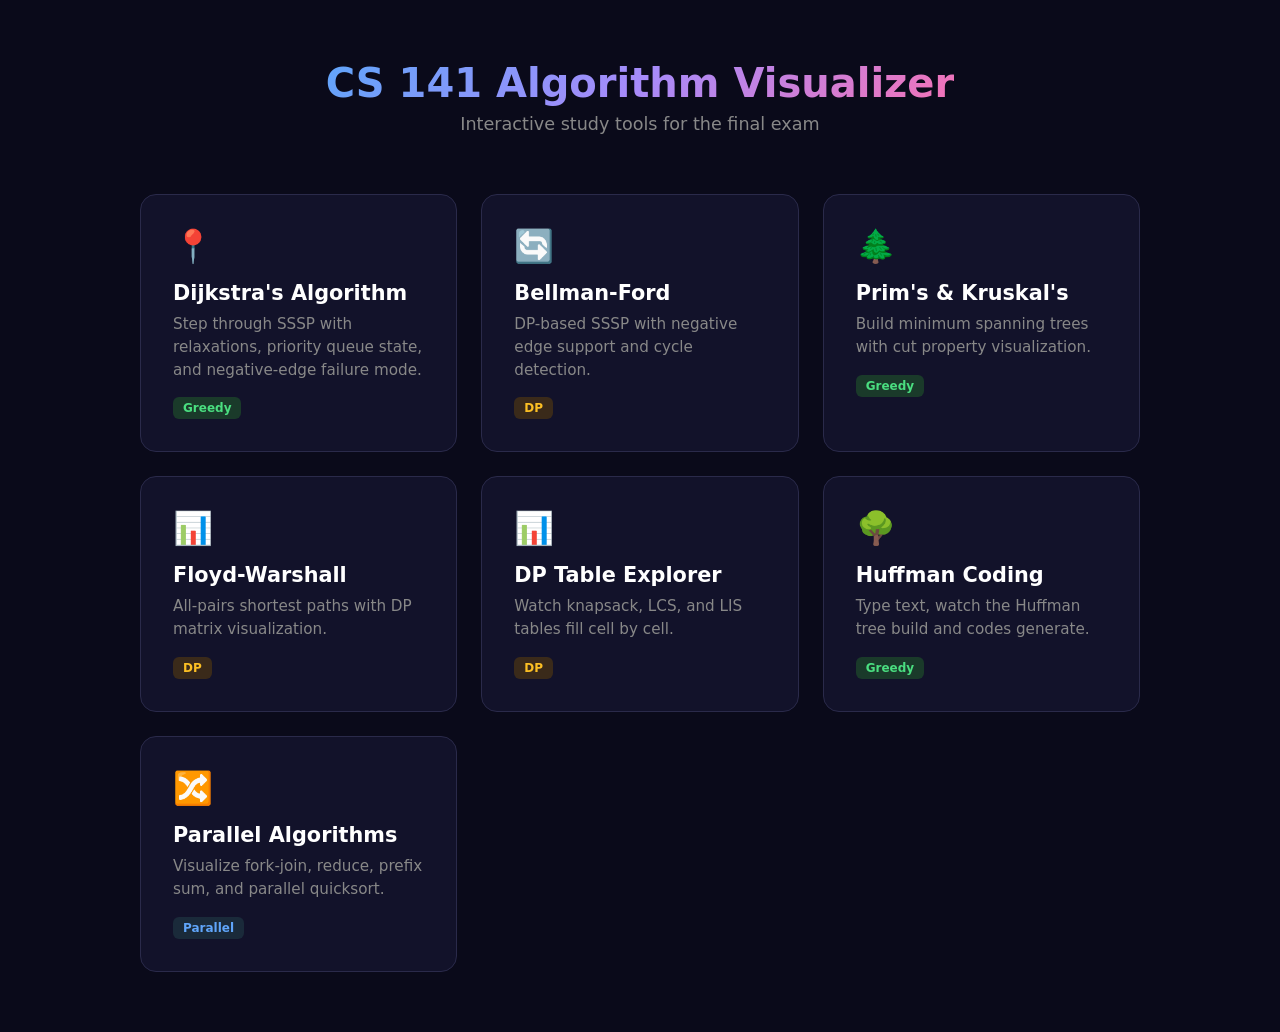
<file: index.html>
<!DOCTYPE html>
<html lang="en">
<head>
  <meta charset="UTF-8">
  <meta name="viewport" content="width=device-width, initial-scale=1.0">
  <title>CS 141 Algorithm Visualizer</title>
  <style>
    * { margin: 0; padding: 0; box-sizing: border-box; }
    body {
      font-family: 'Segoe UI', system-ui, -apple-system, sans-serif;
      background: #0a0a1a;
      color: #e0e0e0;
      min-height: 100vh;
      display: flex;
      flex-direction: column;
      align-items: center;
      padding: 60px 20px;
    }
    h1 {
      font-size: 2.5rem;
      background: linear-gradient(135deg, #60a5fa, #a78bfa, #f472b6);
      -webkit-background-clip: text;
      -webkit-text-fill-color: transparent;
      margin-bottom: 8px;
    }
    .subtitle {
      color: #888;
      font-size: 1.1rem;
      margin-bottom: 60px;
    }
    .grid {
      display: grid;
      grid-template-columns: repeat(auto-fit, minmax(300px, 1fr));
      gap: 24px;
      max-width: 1000px;
      width: 100%;
    }
    .card {
      background: #12122a;
      border: 1px solid #2a2a4a;
      border-radius: 16px;
      padding: 32px;
      transition: all 0.3s ease;
      cursor: pointer;
      text-decoration: none;
      color: inherit;
      position: relative;
      overflow: hidden;
    }
    .card:hover {
      border-color: #60a5fa;
      transform: translateY(-4px);
      box-shadow: 0 8px 32px rgba(96, 165, 250, 0.15);
    }
    .card-icon {
      font-size: 2rem;
      margin-bottom: 16px;
    }
    .card h2 {
      font-size: 1.3rem;
      margin-bottom: 8px;
      color: #fff;
    }
    .card p {
      color: #888;
      font-size: 0.95rem;
      line-height: 1.5;
    }
    .tag {
      display: inline-block;
      padding: 4px 10px;
      border-radius: 6px;
      font-size: 0.75rem;
      font-weight: 600;
      margin-top: 16px;
    }
    .tag.greedy { background: #1a3a2a; color: #4ade80; }
    .tag.dp { background: #3a2a1a; color: #fbbf24; }
    .tag.dc { background: #2a1a3a; color: #c084fc; }
    .tag.parallel { background: #1a2a3a; color: #60a5fa; }
  </style>
</head>
<body>
  <h1>CS 141 Algorithm Visualizer</h1>
  <p class="subtitle">Interactive study tools for the final exam</p>

  <div class="grid">
    <a href="dijkstra/" class="card">
      <div class="card-icon">&#x1F4CD;</div>
      <h2>Dijkstra's Algorithm</h2>
      <p>Step through SSSP with relaxations, priority queue state, and negative-edge failure mode.</p>
      <span class="tag greedy">Greedy</span>
    </a>

    <a href="bellman-ford/" class="card">
      <div class="card-icon">&#x1F504;</div>
      <h2>Bellman-Ford</h2>
      <p>DP-based SSSP with negative edge support and cycle detection.</p>
      <span class="tag dp">DP</span>
    </a>

    <a href="mst/" class="card">
      <div class="card-icon">&#x1F332;</div>
      <h2>Prim's &amp; Kruskal's</h2>
      <p>Build minimum spanning trees with cut property visualization.</p>
      <span class="tag greedy">Greedy</span>
    </a>

    <a href="floyd-warshall/" class="card">
      <div class="card-icon">&#x1F4CA;</div>
      <h2>Floyd-Warshall</h2>
      <p>All-pairs shortest paths with DP matrix visualization.</p>
      <span class="tag dp">DP</span>
    </a>

    <a href="dp/" class="card">
      <div class="card-icon">&#x1F4CA;</div>
      <h2>DP Table Explorer</h2>
      <p>Watch knapsack, LCS, and LIS tables fill cell by cell.</p>
      <span class="tag dp">DP</span>
    </a>

    <a href="huffman/" class="card">
      <div class="card-icon">&#x1F333;</div>
      <h2>Huffman Coding</h2>
      <p>Type text, watch the Huffman tree build and codes generate.</p>
      <span class="tag greedy">Greedy</span>
    </a>

    <a href="parallel/" class="card">
      <div class="card-icon">&#x1F500;</div>
      <h2>Parallel Algorithms</h2>
      <p>Visualize fork-join, reduce, prefix sum, and parallel quicksort.</p>
      <span class="tag parallel">Parallel</span>
    </a>
  </div>
</body>
</html>
</file>
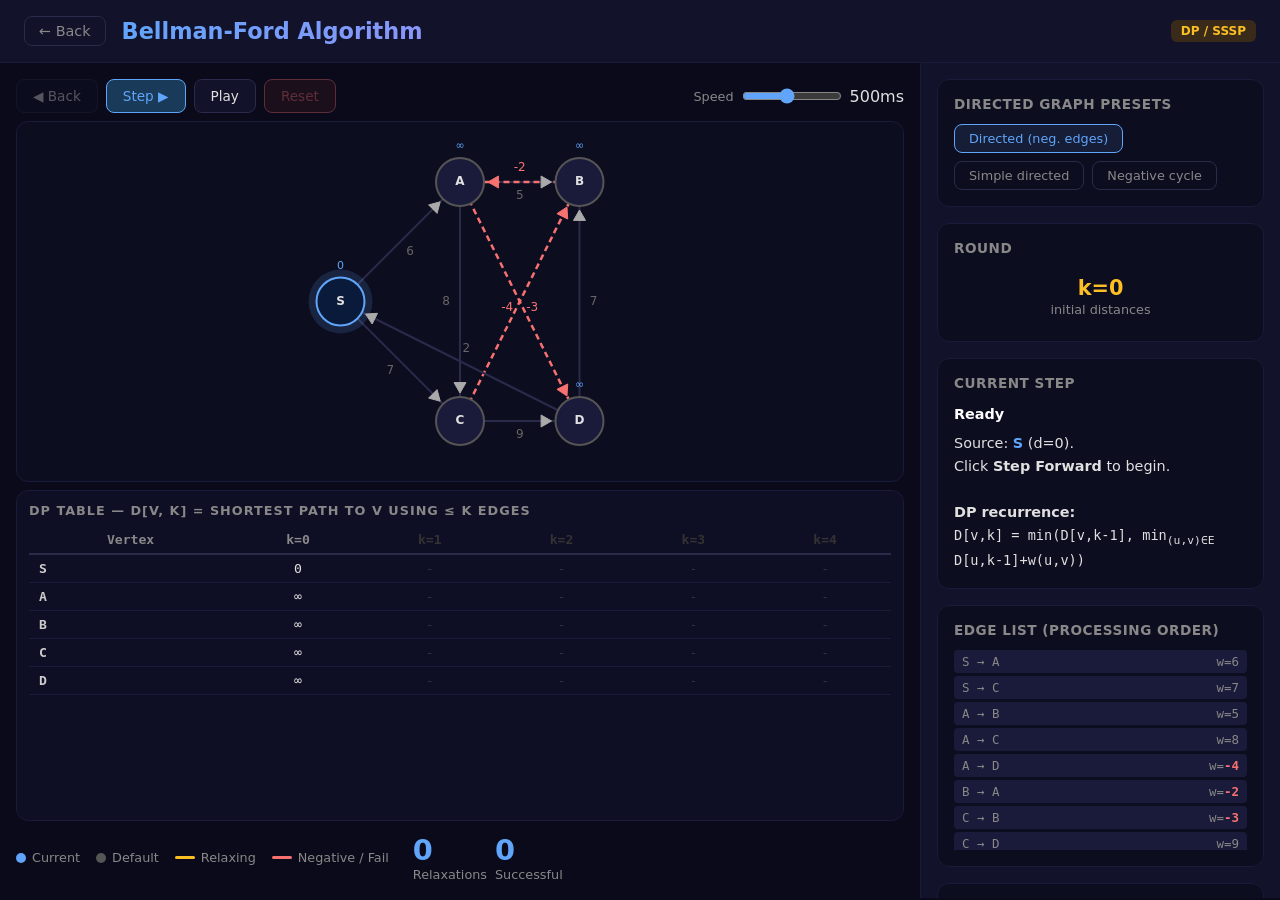
<file: bellman-ford/index.html>
<!DOCTYPE html>
<html lang="en">
<head>
  <meta charset="UTF-8">
  <meta name="viewport" content="width=device-width, initial-scale=1.0">
  <title>Bellman-Ford Algorithm — CS 141 Visualizer</title>
  <link rel="stylesheet" href="../shared/style.css">
  <style>
    /* BF-specific: split left area into graph (top) and DP table (bottom) */
    .graph-area {
      display: flex;
      flex-direction: column;
      gap: 8px;
    }
    .graph-area canvas {
      flex: 0 0 45%;
      min-height: 200px;
    }
    .dp-table-area {
      flex: 1;
      overflow: auto;
      background: #0e0e24;
      border: 1px solid #1a1a3a;
      border-radius: 12px;
      padding: 12px;
    }
    .dp-table-area h4 {
      color: #888;
      font-size: 0.8rem;
      text-transform: uppercase;
      letter-spacing: 1px;
      margin-bottom: 8px;
    }

    /* DP Table styling */
    .bf-dp-table {
      width: 100%;
      border-collapse: collapse;
      font-family: 'SF Mono', 'Fira Code', monospace;
      font-size: 0.82rem;
    }
    .bf-dp-table th {
      padding: 6px 10px;
      text-align: center;
      color: #888;
      font-weight: 600;
      border-bottom: 2px solid #2a2a4a;
      position: sticky;
      top: 0;
      background: #0e0e24;
    }
    .bf-dp-table th.round-header {
      color: #fbbf24;
    }
    .bf-dp-table td {
      padding: 6px 10px;
      text-align: center;
      border-bottom: 1px solid #1a1a3a;
      transition: all 0.3s;
    }
    .bf-dp-table td.current-round {
      background: #1e3a5f;
      color: #60a5fa;
      font-weight: 700;
    }
    .bf-dp-table td.updated {
      background: #1a3a1a;
      color: #4ade80;
      font-weight: 700;
    }
    .bf-dp-table td.computing {
      background: #3a3a1a;
      color: #fbbf24;
      font-weight: 700;
    }
    .bf-dp-table td.future {
      color: #333;
    }
    .bf-dp-table td.vertex-label {
      color: #ccc;
      font-weight: 600;
      text-align: left;
      background: #0e0e24;
      position: sticky;
      left: 0;
    }

    /* Edge list */
    .edge-list {
      display: flex;
      flex-direction: column;
      gap: 3px;
      max-height: 200px;
      overflow-y: auto;
    }
    .edge-item {
      font-family: 'SF Mono', 'Fira Code', monospace;
      font-size: 0.78rem;
      padding: 4px 8px;
      border-radius: 4px;
      background: #1a1a3a;
      color: #888;
      display: flex;
      justify-content: space-between;
    }
    .edge-item.active-edge {
      background: #1e3a5f;
      color: #60a5fa;
      border: 1px solid #60a5fa;
    }
    .edge-item.success-edge {
      background: #1a3a1a;
      color: #4ade80;
      border: 1px solid #4ade80;
    }
    .edge-item.fail-edge {
      background: #2a1a1a;
      color: #f87171;
    }
    .edge-item .neg-weight {
      color: #f87171;
      font-weight: 700;
    }

    /* Round badge */
    #roundDisplay {
      font-size: 1.3rem;
      font-weight: 700;
      color: #fbbf24;
      text-align: center;
      padding: 8px 0;
    }
    #roundDisplay .sub {
      font-size: 0.8rem;
      font-weight: 400;
      color: #888;
      display: block;
      margin-top: 2px;
    }
  </style>
</head>
<body>

<!-- Header -->
<div class="header">
  <a href="../index.html" class="back-btn">&#8592; Back</a>
  <h1>Bellman-Ford Algorithm</h1>
  <span class="tag dp">DP / SSSP</span>
</div>

<!-- Main Grid -->
<div class="main">
  <!-- Left: Graph + DP Table -->
  <div class="graph-area">
    <!-- Controls -->
    <div class="controls">
      <button class="btn" id="backBtn" disabled>&#9664; Back</button>
      <button class="btn primary" id="stepBtn">Step &#9654;</button>
      <button class="btn" id="autoBtn">Play</button>
      <button class="btn danger" id="resetBtn">Reset</button>
      <div class="speed-control">
        <label>Speed</label>
        <input type="range" id="speedSlider" min="100" max="1000" value="500" step="50">
        <span id="speedLabel">500ms</span>
      </div>
    </div>

    <!-- Graph Canvas (directed, with arrows) -->
    <canvas id="graphCanvas"></canvas>

    <!-- DP Table: D[v, k] -->
    <div class="dp-table-area">
      <h4>DP Table &mdash; D[v, k] = shortest path to v using &le; k edges</h4>
      <div id="dpTableContainer" style="overflow-x:auto;"></div>
    </div>

    <!-- Legend & Stats -->
    <div style="display:flex; gap:24px; align-items:center; flex-wrap:wrap; padding-top:4px;">
      <div class="legend">
        <div class="legend-item"><div class="legend-dot" style="background:#60a5fa"></div> Current</div>
        <div class="legend-item"><div class="legend-dot" style="background:#555"></div> Default</div>
        <div class="legend-item"><div class="legend-line" style="background:#fbbf24"></div> Relaxing</div>
        <div class="legend-item"><div class="legend-line" style="background:#f87171"></div> Negative / Fail</div>
      </div>
      <div class="relax-counter">
        <div><div class="count" id="relaxCount">0</div><div class="label">Relaxations</div></div>
        <div><div class="count" id="successCount">0</div><div class="label">Successful</div></div>
      </div>
    </div>
  </div>

  <!-- Sidebar -->
  <div class="sidebar">
    <!-- Presets -->
    <div class="sidebar-section">
      <h3>Directed Graph Presets</h3>
      <div class="preset-btns" id="presetBtns"></div>
    </div>

    <!-- Round -->
    <div class="sidebar-section">
      <h3>Round</h3>
      <div id="roundDisplay">--<span class="sub">initializing</span></div>
    </div>

    <!-- Step Info -->
    <div class="sidebar-section">
      <h3>Current Step</h3>
      <div class="step-info" id="stepInfo"></div>
    </div>

    <!-- Edge List (processing order) -->
    <div class="sidebar-section">
      <h3>Edge List (processing order)</h3>
      <div class="edge-list" id="edgeList"></div>
    </div>

    <!-- Pseudocode -->
    <div class="sidebar-section">
      <h3>Pseudocode</h3>
      <div class="pseudocode" id="pseudocode">
        <div class="line" data-line="0">BellmanFord(G, s):</div>
        <div class="line" data-line="1">  for each v: d[v] = INF</div>
        <div class="line" data-line="2">  d[s] = 0</div>
        <div class="line" data-line="3">  for k = 1 to n-1:</div>
        <div class="line" data-line="4">    for each edge (u,v,w) in E:</div>
        <div class="line" data-line="5">      if d[u]+w &lt; d[v]:</div>
        <div class="line" data-line="6">        d[v] = d[u]+w</div>
        <div class="line" data-line="7">        parent[v] = u</div>
        <div class="line" data-line="8">  // Negative cycle check</div>
        <div class="line" data-line="9">  for each edge (u,v,w) in E:</div>
        <div class="line" data-line="10">    if d[u]+w &lt; d[v]: CYCLE!</div>
        <div class="line" data-line="11">  return d[], parent[]</div>
      </div>
    </div>
  </div>
</div>

<!-- Scripts -->
<script src="../shared/graph-presets.js"></script>
<script src="../shared/graph-renderer.js"></script>
<script src="../shared/controls.js"></script>
<script src="algo.js"></script>
<script src="ui.js"></script>
</body>
</html>
</file>
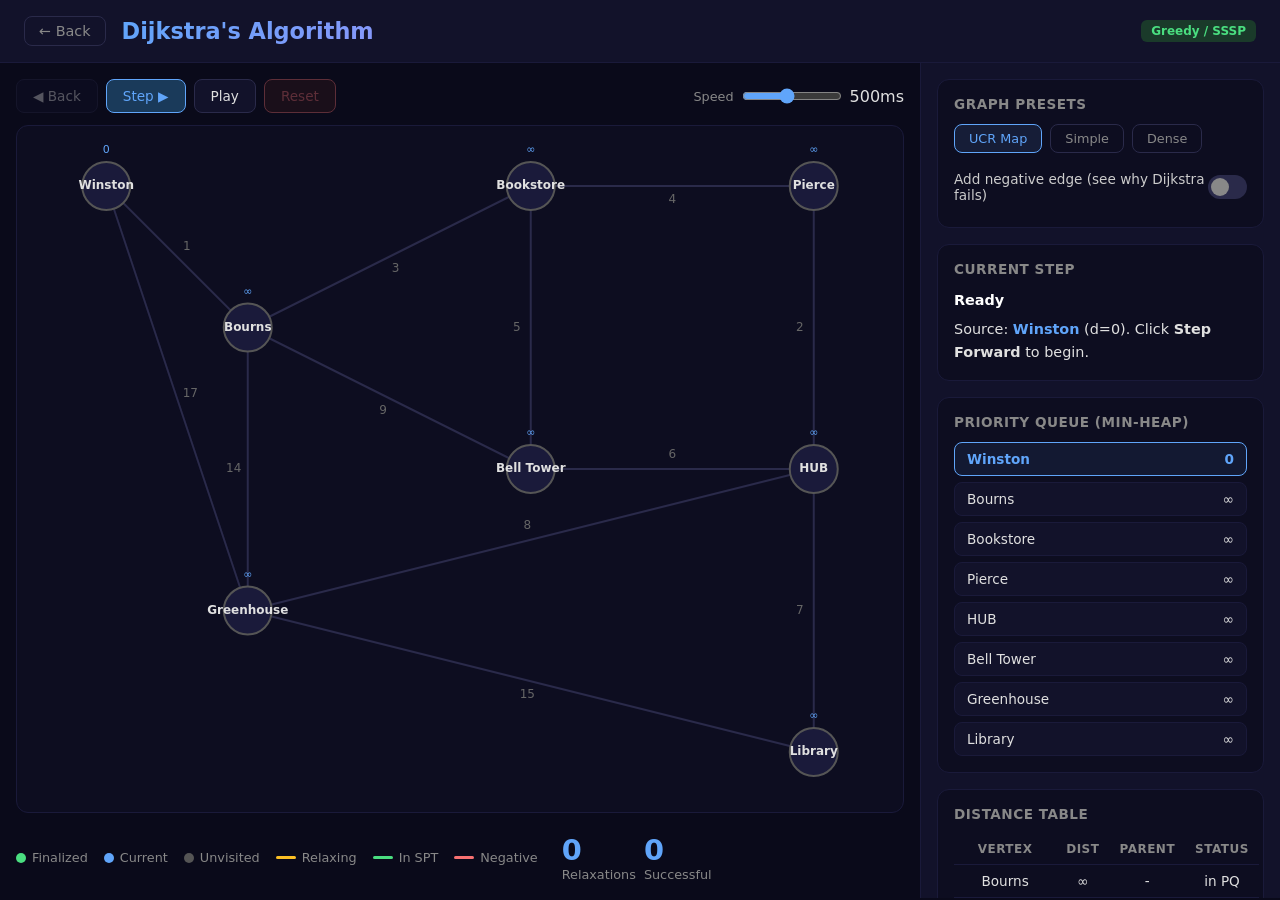
<file: dijkstra/index.html>
<!DOCTYPE html>
<html lang="en">
<head>
  <meta charset="UTF-8">
  <meta name="viewport" content="width=device-width, initial-scale=1.0">
  <title>Dijkstra's Algorithm — CS 141 Visualizer</title>
  <link rel="stylesheet" href="../shared/style.css">
</head>
<body>

<!-- Header -->
<div class="header">
  <a href="../index.html" class="back-btn">&#8592; Back</a>
  <h1>Dijkstra's Algorithm</h1>
  <span class="tag greedy">Greedy / SSSP</span>
</div>

<!-- Main Grid -->
<div class="main">
  <!-- Graph Area (left) -->
  <div class="graph-area">
    <!-- Controls -->
    <div class="controls">
      <button class="btn" id="backBtn" disabled>&#9664; Back</button>
      <button class="btn primary" id="stepBtn">Step &#9654;</button>
      <button class="btn" id="autoBtn">Play</button>
      <button class="btn danger" id="resetBtn">Reset</button>
      <div class="speed-control">
        <label>Speed</label>
        <input type="range" id="speedSlider" min="100" max="1000" value="500" step="50">
        <span id="speedLabel">500ms</span>
      </div>
    </div>

    <!-- Canvas -->
    <canvas id="graphCanvas"></canvas>

    <!-- Legend & Stats -->
    <div style="display:flex; gap:24px; align-items:center; flex-wrap:wrap; padding-top:8px;">
      <div class="legend">
        <div class="legend-item"><div class="legend-dot" style="background:#4ade80"></div> Finalized</div>
        <div class="legend-item"><div class="legend-dot" style="background:#60a5fa"></div> Current</div>
        <div class="legend-item"><div class="legend-dot" style="background:#555"></div> Unvisited</div>
        <div class="legend-item"><div class="legend-line" style="background:#fbbf24"></div> Relaxing</div>
        <div class="legend-item"><div class="legend-line" style="background:#4ade80"></div> In SPT</div>
        <div class="legend-item"><div class="legend-line" style="background:#f87171"></div> Negative</div>
      </div>
      <div class="relax-counter">
        <div><div class="count" id="relaxCount">0</div><div class="label">Relaxations</div></div>
        <div><div class="count" id="successCount">0</div><div class="label">Successful</div></div>
      </div>
    </div>
  </div>

  <!-- Sidebar (right) -->
  <div class="sidebar">
    <!-- Presets -->
    <div class="sidebar-section">
      <h3>Graph Presets</h3>
      <div class="preset-btns" id="presetBtns"></div>
      <div class="toggle-row" style="margin-top:10px;">
        <span class="toggle-label">Add negative edge (see why Dijkstra fails)</span>
        <button class="toggle" id="negToggle" aria-label="Toggle negative edge"></button>
      </div>
    </div>

    <!-- Step Info -->
    <div class="sidebar-section">
      <h3>Current Step</h3>
      <div class="step-info" id="stepInfo"></div>
    </div>

    <!-- Priority Queue -->
    <div class="sidebar-section">
      <h3>Priority Queue (Min-Heap)</h3>
      <div class="pq-items" id="pqDisplay"></div>
    </div>

    <!-- Distance Table -->
    <div class="sidebar-section">
      <h3>Distance Table</h3>
      <table class="dist-table" id="distTable">
        <thead>
          <tr><th>Vertex</th><th>Dist</th><th>Parent</th><th>Status</th></tr>
        </thead>
        <tbody id="distBody"></tbody>
      </table>
    </div>

    <!-- Pseudocode -->
    <div class="sidebar-section">
      <h3>Pseudocode</h3>
      <div class="pseudocode" id="pseudocode">
        <div class="line" data-line="0">Dijkstra(G, s):</div>
        <div class="line" data-line="1">  for each v in V:</div>
        <div class="line" data-line="2">    d[v] = INF, parent[v] = nil</div>
        <div class="line" data-line="3">  d[s] = 0</div>
        <div class="line" data-line="4">  PQ = all vertices</div>
        <div class="line" data-line="5">  while PQ not empty:</div>
        <div class="line" data-line="6">    u = extractMin(PQ)</div>
        <div class="line" data-line="7">    mark u as finalized</div>
        <div class="line" data-line="8">    for each neighbor v of u:</div>
        <div class="line" data-line="9">      if d[u]+w(u,v) &lt; d[v]:</div>
        <div class="line" data-line="10">        d[v] = d[u]+w(u,v)</div>
        <div class="line" data-line="11">        parent[v] = u</div>
        <div class="line" data-line="12">  return d[], parent[]</div>
      </div>
    </div>
  </div>
</div>

<!-- Scripts (order matters) -->
<script src="../shared/graph-presets.js"></script>
<script src="../shared/graph-renderer.js"></script>
<script src="../shared/controls.js"></script>
<script src="algo.js"></script>
<script src="ui.js"></script>
</body>
</html>
</file>
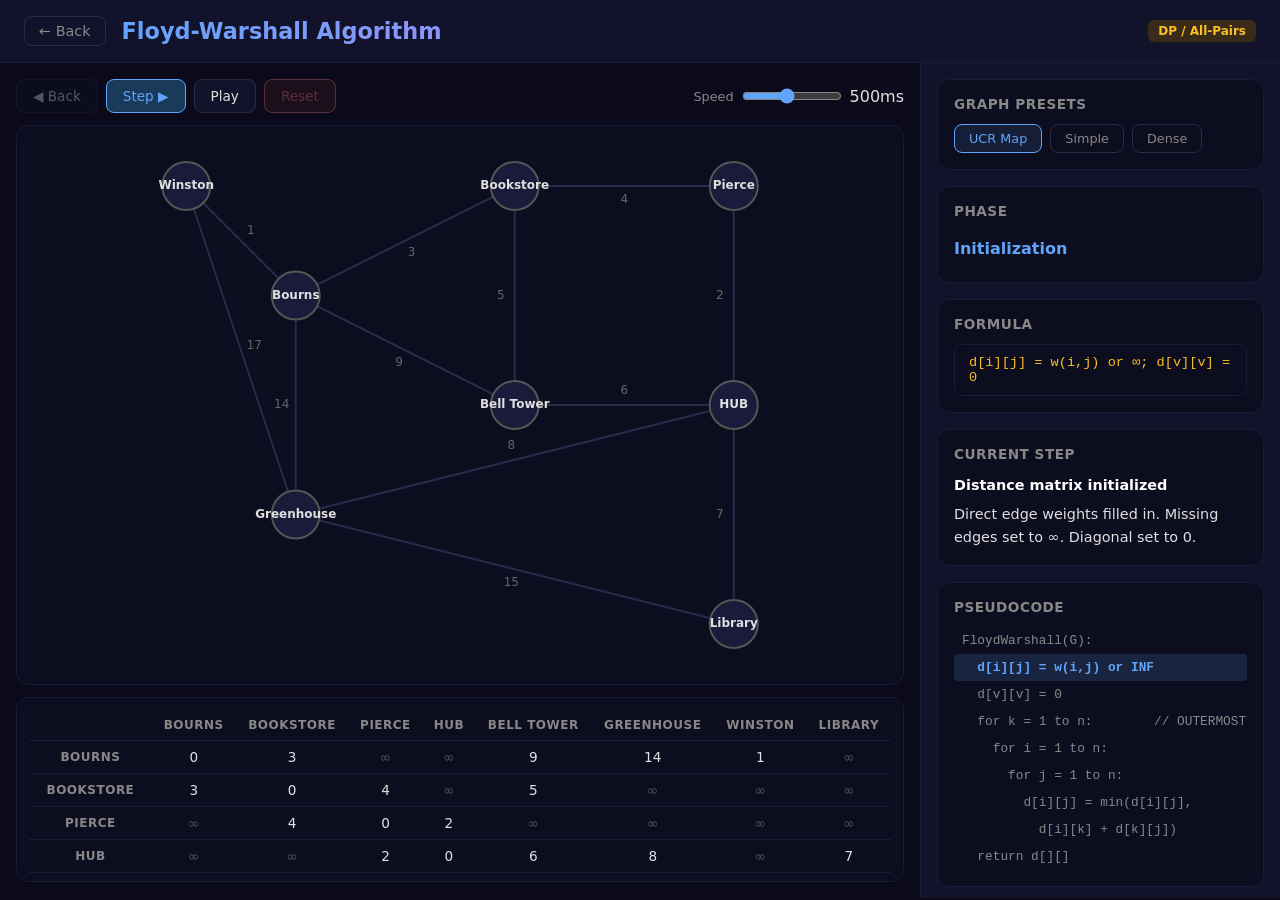
<file: floyd-warshall/index.html>
<!DOCTYPE html>
<html lang="en">
<head>
  <meta charset="UTF-8">
  <meta name="viewport" content="width=device-width, initial-scale=1.0">
  <title>Floyd-Warshall Algorithm — CS 141 Visualizer</title>
  <link rel="stylesheet" href="../shared/style.css">
  <style>
    .graph-area canvas {
      flex: 1 1 50%;
      min-height: 300px;
    }
    #matrixContainer {
      flex: 1;
      overflow: auto;
      border-radius: 12px;
      background: #0d0d20;
      border: 1px solid #1a1a3a;
      padding: 12px;
    }
    #phaseDisplay {
      font-size: 1rem;
      font-weight: 600;
      color: #60a5fa;
      padding: 8px 0;
    }
    #formulaBar {
      font-family: 'Courier New', monospace;
      font-size: 0.85rem;
      padding: 10px 14px;
      background: #0d0d20;
      border: 1px solid #1a1a3a;
      border-radius: 8px;
      color: #fbbf24;
    }
  </style>
</head>
<body>

<!-- Header -->
<div class="header">
  <a href="../index.html" class="back-btn">&#8592; Back</a>
  <h1>Floyd-Warshall Algorithm</h1>
  <span class="tag dp">DP / All-Pairs</span>
</div>

<!-- Main Grid -->
<div class="main">
  <!-- Left: Graph + Matrix -->
  <div class="graph-area">
    <!-- Controls -->
    <div class="controls">
      <button class="btn" id="backBtn" disabled>&#9664; Back</button>
      <button class="btn primary" id="stepBtn">Step &#9654;</button>
      <button class="btn" id="autoBtn">Play</button>
      <button class="btn danger" id="resetBtn">Reset</button>
      <div class="speed-control">
        <label>Speed</label>
        <input type="range" id="speedSlider" min="100" max="1000" value="500" step="50">
        <span id="speedLabel">500ms</span>
      </div>
    </div>

    <!-- Small Graph -->
    <canvas id="graphCanvas"></canvas>

    <!-- Distance Matrix -->
    <div id="matrixContainer"></div>
  </div>

  <!-- Sidebar -->
  <div class="sidebar">
    <!-- Presets -->
    <div class="sidebar-section">
      <h3>Graph Presets</h3>
      <div class="preset-btns" id="presetBtns"></div>
    </div>

    <!-- Phase Display -->
    <div class="sidebar-section">
      <h3>Phase</h3>
      <div id="phaseDisplay">Select a preset to begin</div>
    </div>

    <!-- Formula Bar -->
    <div class="sidebar-section">
      <h3>Formula</h3>
      <div id="formulaBar">d[i][j] = min(d[i][j], d[i][k] + d[k][j])</div>
    </div>

    <!-- Step Info -->
    <div class="sidebar-section">
      <h3>Current Step</h3>
      <div class="step-info" id="stepInfo">Load a graph to start.</div>
    </div>

    <!-- Pseudocode -->
    <div class="sidebar-section">
      <h3>Pseudocode</h3>
      <div class="pseudocode" id="pseudocode">
        <div class="line" data-line="0">FloydWarshall(G):</div>
        <div class="line" data-line="1">  d[i][j] = w(i,j) or INF</div>
        <div class="line" data-line="2">  d[v][v] = 0</div>
        <div class="line" data-line="3">  for k = 1 to n:        // OUTERMOST</div>
        <div class="line" data-line="4">    for i = 1 to n:</div>
        <div class="line" data-line="5">      for j = 1 to n:</div>
        <div class="line" data-line="6">        d[i][j] = min(d[i][j],</div>
        <div class="line" data-line="7">          d[i][k] + d[k][j])</div>
        <div class="line" data-line="8">  return d[][]</div>
      </div>
    </div>
  </div>
</div>

<!-- Scripts (order matters) -->
<script src="../shared/graph-presets.js"></script>
<script src="../shared/graph-renderer.js"></script>
<script src="../shared/table-renderer.js"></script>
<script src="../shared/controls.js"></script>
<script src="algo.js"></script>
<script src="ui.js"></script>
</body>
</html>
</file>
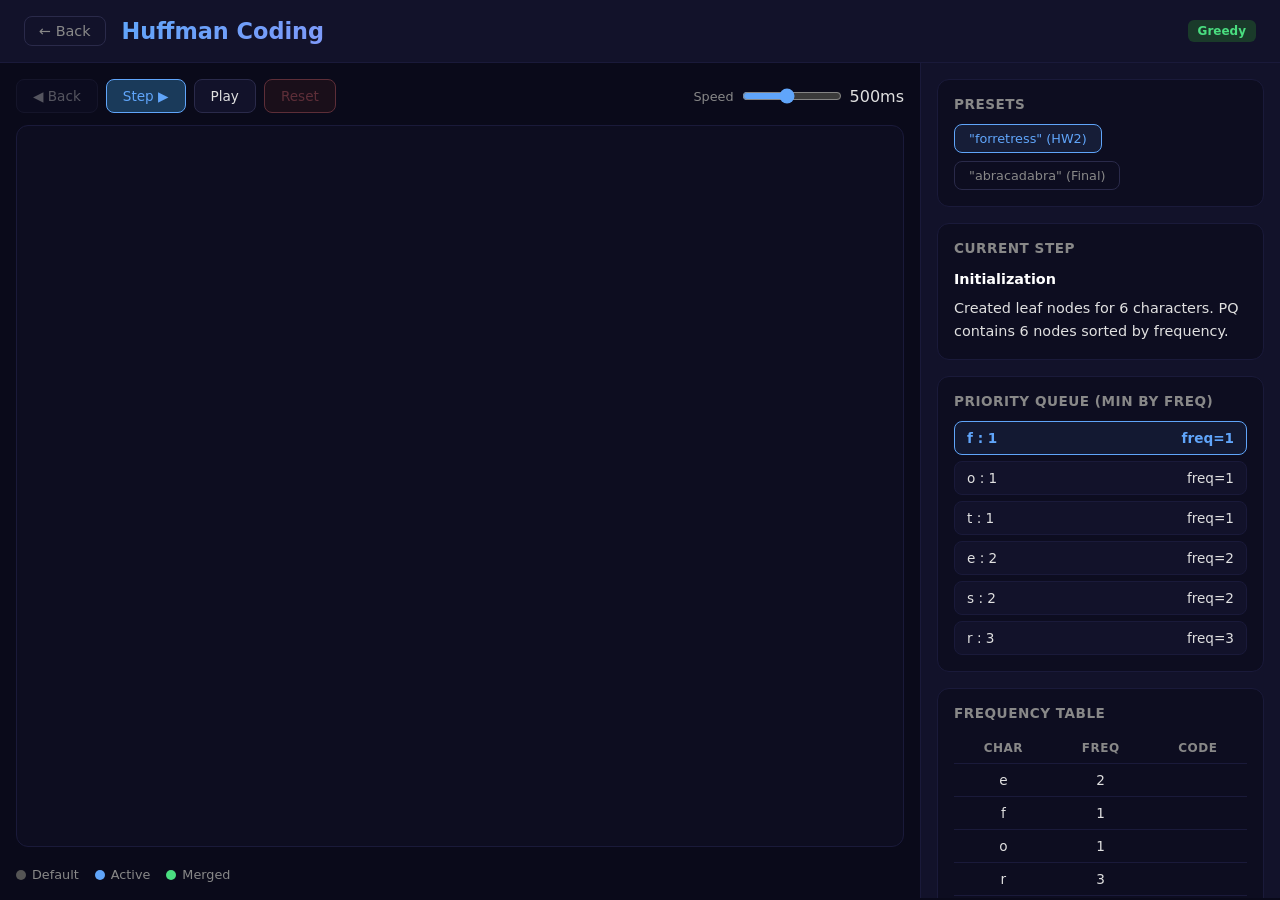
<file: huffman/index.html>
<!DOCTYPE html>
<html lang="en">
<head>
  <meta charset="UTF-8">
  <meta name="viewport" content="width=device-width, initial-scale=1.0">
  <title>Huffman Coding — CS 141 Visualizer</title>
  <link rel="stylesheet" href="../shared/style.css">
</head>
<body>

<!-- Header -->
<div class="header">
  <a href="../index.html" class="back-btn">&#8592; Back</a>
  <h1>Huffman Coding</h1>
  <span class="tag greedy">Greedy</span>
</div>

<!-- Main Grid -->
<div class="main">
  <!-- Graph Area (left) -->
  <div class="graph-area">
    <!-- Controls -->
    <div class="controls">
      <button class="btn" id="backBtn" disabled>&#9664; Back</button>
      <button class="btn primary" id="stepBtn">Step &#9654;</button>
      <button class="btn" id="autoBtn">Play</button>
      <button class="btn danger" id="resetBtn">Reset</button>
      <div class="speed-control">
        <label>Speed</label>
        <input type="range" id="speedSlider" min="100" max="1000" value="500" step="50">
        <span id="speedLabel">500ms</span>
      </div>
    </div>

    <!-- Tree Canvas -->
    <canvas id="treeCanvas"></canvas>

    <!-- Legend -->
    <div style="display:flex; gap:24px; align-items:center; flex-wrap:wrap; padding-top:8px;">
      <div class="legend">
        <div class="legend-item"><div class="legend-dot" style="background:#555"></div> Default</div>
        <div class="legend-item"><div class="legend-dot" style="background:#60a5fa"></div> Active</div>
        <div class="legend-item"><div class="legend-dot" style="background:#4ade80"></div> Merged</div>
      </div>
    </div>
  </div>

  <!-- Sidebar (right) -->
  <div class="sidebar">
    <!-- Presets -->
    <div class="sidebar-section">
      <h3>Presets</h3>
      <div class="preset-btns" id="presetBtns"></div>
    </div>

    <!-- Step Info -->
    <div class="sidebar-section">
      <h3>Current Step</h3>
      <div class="step-info" id="stepInfo">Select a preset to begin.</div>
    </div>

    <!-- Priority Queue -->
    <div class="sidebar-section">
      <h3>Priority Queue (Min by Freq)</h3>
      <div class="pq-items" id="pqDisplay"></div>
    </div>

    <!-- Frequency Table -->
    <div class="sidebar-section">
      <h3>Frequency Table</h3>
      <table class="dist-table" id="freqTable">
        <thead>
          <tr><th>Char</th><th>Freq</th><th>Code</th></tr>
        </thead>
        <tbody id="freqBody"></tbody>
      </table>
    </div>

    <!-- Code Table (shown after done) -->
    <div class="sidebar-section" id="codeSection" style="display:none;">
      <h3>Huffman Codes</h3>
      <table class="dist-table" id="codeTable">
        <thead>
          <tr><th>Char</th><th>Code</th><th>Bits</th></tr>
        </thead>
        <tbody id="codeBody"></tbody>
      </table>
      <div id="totalLength" style="margin-top:12px; font-size:0.95rem; font-weight:600; color:#60a5fa;"></div>
    </div>

    <!-- Pseudocode -->
    <div class="sidebar-section">
      <h3>Pseudocode</h3>
      <div class="pseudocode" id="pseudocode">
        <div class="line" data-line="0">Huffman(chars, freqs):</div>
        <div class="line" data-line="1">  PQ = leaf nodes by freq</div>
        <div class="line" data-line="2">  while PQ.size &gt; 1:</div>
        <div class="line" data-line="3">    x = extractMin(PQ)</div>
        <div class="line" data-line="4">    y = extractMin(PQ)</div>
        <div class="line" data-line="5">    z = merge(x, y)</div>
        <div class="line" data-line="6">    insert z into PQ</div>
        <div class="line" data-line="7">  return root</div>
      </div>
    </div>
  </div>
</div>

<!-- Scripts (order matters) -->
<script src="../shared/tree-renderer.js"></script>
<script src="../shared/controls.js"></script>
<script src="algo.js"></script>
<script src="presets.js"></script>
<script src="ui.js"></script>
</body>
</html>
</file>
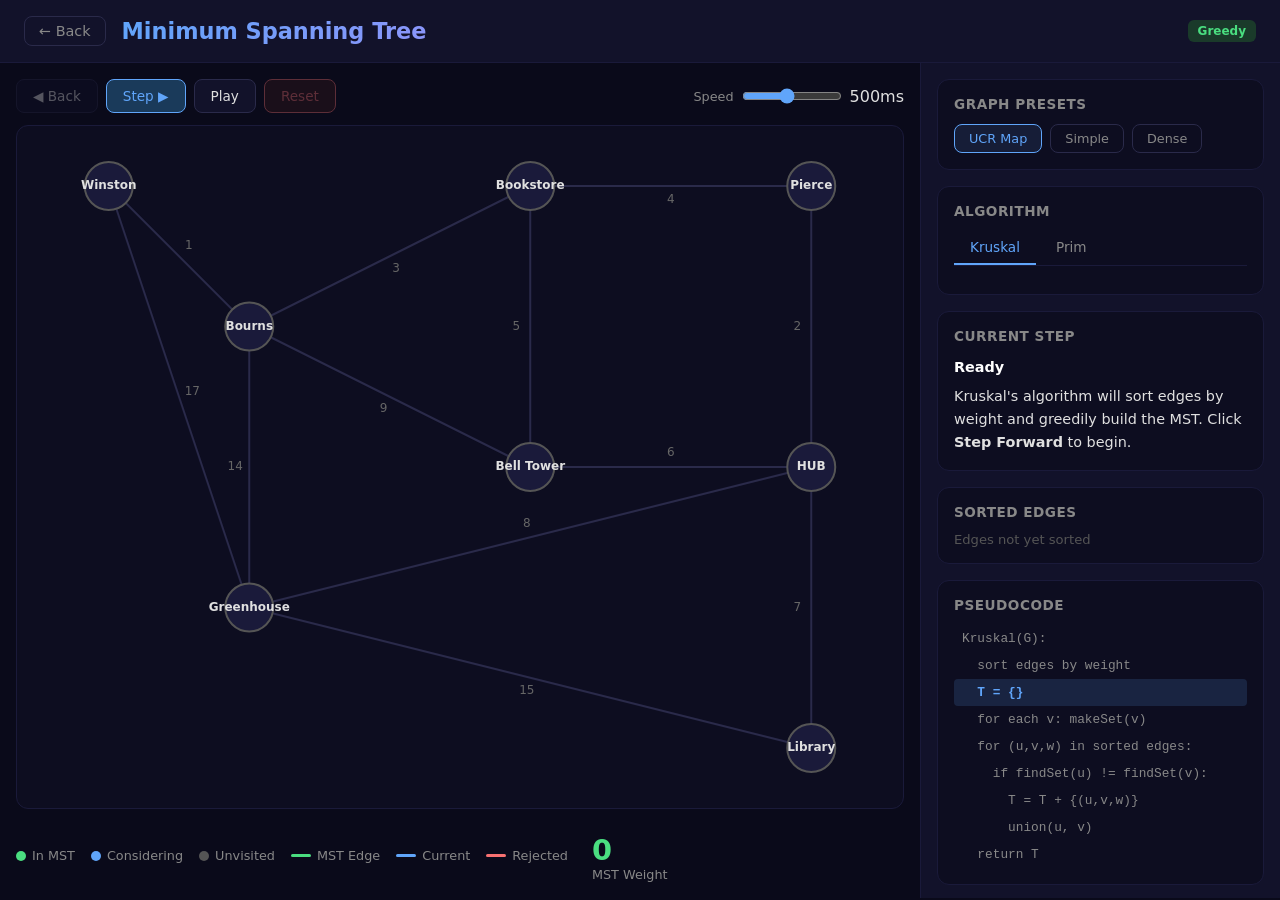
<file: mst/index.html>
<!DOCTYPE html>
<html lang="en">
<head>
  <meta charset="UTF-8">
  <meta name="viewport" content="width=device-width, initial-scale=1.0">
  <title>Minimum Spanning Tree — CS 141 Visualizer</title>
  <link rel="stylesheet" href="../shared/style.css">
  <style>
    /* Edge list for Kruskal */
    .edge-list { display: flex; flex-direction: column; gap: 4px; }
    .edge-item {
      display: flex; justify-content: space-between; align-items: center;
      padding: 6px 10px; background: #12122a; border: 1px solid #1a1a3a;
      border-radius: 6px; font-size: 0.82rem; transition: all 0.2s;
    }
    .edge-item.accepted { border-color: #4ade80; color: #4ade80; background: rgba(74,222,128,0.08); }
    .edge-item.rejected { border-color: #f87171; color: #f87171; background: rgba(248,113,113,0.08); }
    .edge-item.considering { border-color: #60a5fa; color: #60a5fa; background: rgba(96,165,250,0.1); }
    .edge-item.pending { color: #555; }

    /* MST weight display */
    .mst-weight-display {
      display: flex; align-items: baseline; gap: 8px; margin-top: 4px;
    }
    .mst-weight-display .value {
      font-size: 1.8rem; font-weight: 700; color: #4ade80;
    }
    .mst-weight-display .label {
      font-size: 0.8rem; color: #888;
    }

    /* Prim note */
    .prim-note {
      background: #1a2a1a; border: 1px solid #4ade80; border-radius: 8px;
      padding: 10px 14px; font-size: 0.82rem; color: #4ade80; margin-top: 8px;
    }
    .prim-note strong { color: #fff; }
  </style>
</head>
<body>

<!-- Header -->
<div class="header">
  <a href="../index.html" class="back-btn">&#8592; Back</a>
  <h1>Minimum Spanning Tree</h1>
  <span class="tag greedy">Greedy</span>
</div>

<!-- Main Grid -->
<div class="main">
  <!-- Graph Area (left) -->
  <div class="graph-area">
    <!-- Controls -->
    <div class="controls">
      <button class="btn" id="backBtn" disabled>&#9664; Back</button>
      <button class="btn primary" id="stepBtn">Step &#9654;</button>
      <button class="btn" id="autoBtn">Play</button>
      <button class="btn danger" id="resetBtn">Reset</button>
      <div class="speed-control">
        <label>Speed</label>
        <input type="range" id="speedSlider" min="100" max="1000" value="500" step="50">
        <span id="speedLabel">500ms</span>
      </div>
    </div>

    <!-- Canvas -->
    <canvas id="graphCanvas"></canvas>

    <!-- Legend & Stats -->
    <div style="display:flex; gap:24px; align-items:center; flex-wrap:wrap; padding-top:8px;">
      <div class="legend">
        <div class="legend-item"><div class="legend-dot" style="background:#4ade80"></div> In MST</div>
        <div class="legend-item"><div class="legend-dot" style="background:#60a5fa"></div> Considering</div>
        <div class="legend-item"><div class="legend-dot" style="background:#555"></div> Unvisited</div>
        <div class="legend-item"><div class="legend-line" style="background:#4ade80"></div> MST Edge</div>
        <div class="legend-item"><div class="legend-line" style="background:#60a5fa"></div> Current</div>
        <div class="legend-item"><div class="legend-line" style="background:#f87171"></div> Rejected</div>
      </div>
      <div class="mst-weight-display">
        <div><div class="value" id="mstWeight">0</div><div class="label">MST Weight</div></div>
      </div>
    </div>
  </div>

  <!-- Sidebar (right) -->
  <div class="sidebar">
    <!-- Presets -->
    <div class="sidebar-section">
      <h3>Graph Presets</h3>
      <div class="preset-btns" id="presetBtns"></div>
    </div>

    <!-- Algorithm Toggle -->
    <div class="sidebar-section">
      <h3>Algorithm</h3>
      <div class="tabs" id="algoTabs">
        <button class="tab active" data-algo="kruskal">Kruskal</button>
        <button class="tab" data-algo="prim">Prim</button>
      </div>
    </div>

    <!-- Step Info -->
    <div class="sidebar-section">
      <h3>Current Step</h3>
      <div class="step-info" id="stepInfo"></div>
    </div>

    <!-- Kruskal: Sorted Edge List -->
    <div class="sidebar-section" id="kruskalPanel">
      <h3>Sorted Edges</h3>
      <div class="edge-list" id="edgeList"></div>
    </div>

    <!-- Prim: Key Table & PQ -->
    <div class="sidebar-section" id="primKeyPanel" style="display:none;">
      <h3>Key Table</h3>
      <table class="dist-table" id="keyTable">
        <thead>
          <tr><th>Vertex</th><th>Key</th><th>Parent</th><th>Status</th></tr>
        </thead>
        <tbody id="keyBody"></tbody>
      </table>
      <div class="prim-note">
        <strong>Prim vs Dijkstra:</strong> Relaxation uses <code>w(u,v) &lt; key[v]</code>,
        NOT <code>key[u] + w(u,v)</code>. The key stores just the edge weight, not path cost.
      </div>
    </div>

    <div class="sidebar-section" id="primPQPanel" style="display:none;">
      <h3>Priority Queue (Min-Heap)</h3>
      <div class="pq-items" id="pqDisplay"></div>
    </div>

    <!-- Pseudocode -->
    <div class="sidebar-section">
      <h3>Pseudocode</h3>
      <div class="pseudocode" id="pseudocode">
        <!-- Kruskal pseudocode (default) -->
        <div id="kruskalCode">
          <div class="line" data-line="0">Kruskal(G):</div>
          <div class="line" data-line="1">  sort edges by weight</div>
          <div class="line" data-line="2">  T = {}</div>
          <div class="line" data-line="3">  for each v: makeSet(v)</div>
          <div class="line" data-line="4">  for (u,v,w) in sorted edges:</div>
          <div class="line" data-line="5">    if findSet(u) != findSet(v):</div>
          <div class="line" data-line="6">      T = T + {(u,v,w)}</div>
          <div class="line" data-line="7">      union(u, v)</div>
          <div class="line" data-line="8">  return T</div>
        </div>
        <!-- Prim pseudocode (hidden initially) -->
        <div id="primCode" style="display:none;">
          <div class="line" data-line="0">Prim(G, s):</div>
          <div class="line" data-line="1">  for each v: key[v] = INF</div>
          <div class="line" data-line="2">  key[s] = 0</div>
          <div class="line" data-line="3">  PQ = all vertices</div>
          <div class="line" data-line="4">  while PQ not empty:</div>
          <div class="line" data-line="5">    u = extractMin(PQ)</div>
          <div class="line" data-line="6">    for each neighbor v of u:</div>
          <div class="line" data-line="7">      if w(u,v) &lt; key[v]:</div>
          <div class="line" data-line="8">        key[v] = w(u,v)</div>
          <div class="line" data-line="9">        parent[v] = u</div>
          <div class="line" data-line="10">  return MST from parent[]</div>
        </div>
      </div>
    </div>
  </div>
</div>

<!-- Scripts (order matters) -->
<script src="../shared/graph-presets.js"></script>
<script src="../shared/graph-renderer.js"></script>
<script src="../shared/controls.js"></script>
<script src="algo-kruskal.js"></script>
<script src="algo-prim.js"></script>
<script src="ui.js"></script>
</body>
</html>
</file>
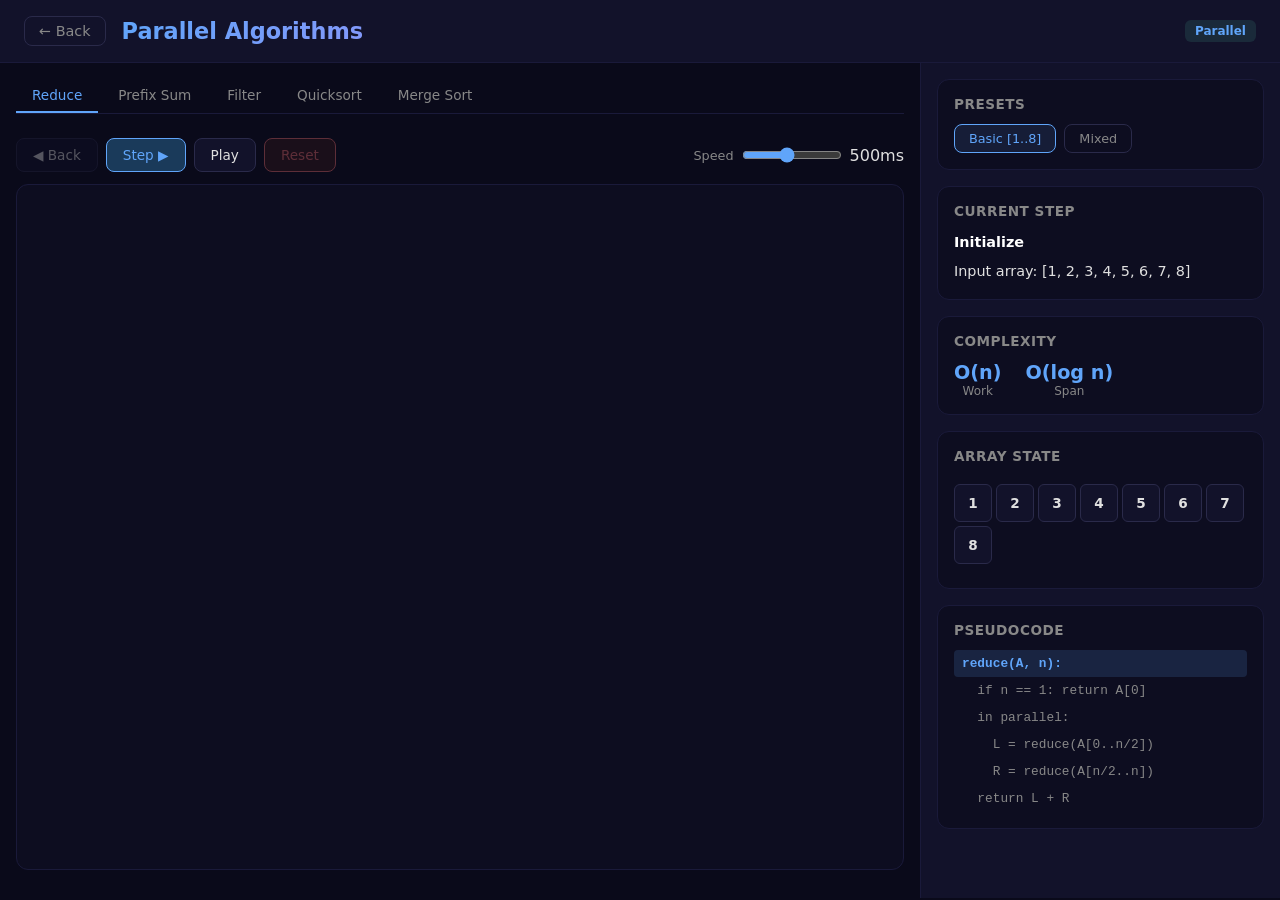
<file: parallel/index.html>
<!DOCTYPE html>
<html lang="en">
<head>
  <meta charset="UTF-8">
  <meta name="viewport" content="width=device-width, initial-scale=1.0">
  <title>Parallel Algorithms — CS 141 Visualizer</title>
  <link rel="stylesheet" href="../shared/style.css">
  <style>
    /* Array display boxes */
    .array-display {
      display: flex;
      gap: 4px;
      flex-wrap: wrap;
      padding: 8px 0;
      min-height: 40px;
      align-items: center;
    }
    .array-display .arr-box {
      display: flex;
      align-items: center;
      justify-content: center;
      width: 38px;
      height: 38px;
      border: 1px solid #2a2a4a;
      border-radius: 6px;
      font-size: 0.85rem;
      font-weight: 600;
      color: #e0e0e0;
      background: #12122a;
      transition: all 0.3s;
    }
    .array-display .arr-box.highlight-left {
      border-color: #60a5fa;
      background: rgba(96, 165, 250, 0.15);
      color: #60a5fa;
    }
    .array-display .arr-box.highlight-right {
      border-color: #c084fc;
      background: rgba(192, 132, 252, 0.15);
      color: #c084fc;
    }
    .array-display .arr-box.highlight-active {
      border-color: #4ade80;
      background: rgba(74, 222, 128, 0.15);
      color: #4ade80;
    }
    .array-display .arr-box.highlight-pivot {
      border-color: #fbbf24;
      background: rgba(251, 191, 36, 0.15);
      color: #fbbf24;
    }
    .array-row {
      margin-bottom: 6px;
    }
    .array-row-label {
      font-size: 0.75rem;
      color: #888;
      margin-bottom: 4px;
      font-weight: 600;
      text-transform: uppercase;
      letter-spacing: 0.5px;
    }
    .work-span-display {
      display: flex;
      gap: 24px;
      margin-top: 8px;
    }
    .work-span-item {
      display: flex;
      flex-direction: column;
      align-items: center;
    }
    .work-span-item .value {
      font-size: 1.2rem;
      font-weight: 700;
      color: #60a5fa;
    }
    .work-span-item .label {
      font-size: 0.75rem;
      color: #888;
    }
  </style>
</head>
<body>

<!-- Header -->
<div class="header">
  <a href="../index.html" class="back-btn">&#8592; Back</a>
  <h1>Parallel Algorithms</h1>
  <span class="tag parallel">Parallel</span>
</div>

<!-- Main Grid -->
<div class="main">
  <!-- Graph Area (left) -->
  <div class="graph-area">
    <!-- Tabs -->
    <div class="tabs" id="algoTabs">
      <button class="tab active" data-tab="reduce">Reduce</button>
      <button class="tab" data-tab="prefix-sum">Prefix Sum</button>
      <button class="tab" data-tab="filter">Filter</button>
      <button class="tab" data-tab="quicksort">Quicksort</button>
      <button class="tab" data-tab="mergesort">Merge Sort</button>
    </div>

    <!-- Controls -->
    <div class="controls">
      <button class="btn" id="backBtn" disabled>&#9664; Back</button>
      <button class="btn primary" id="stepBtn">Step &#9654;</button>
      <button class="btn" id="autoBtn">Play</button>
      <button class="btn danger" id="resetBtn">Reset</button>
      <div class="speed-control">
        <label>Speed</label>
        <input type="range" id="speedSlider" min="100" max="1000" value="500" step="50">
        <span id="speedLabel">500ms</span>
      </div>
    </div>

    <!-- Canvas for tree -->
    <canvas id="treeCanvas"></canvas>

    <!-- Array Display below canvas -->
    <div id="arrayDisplay"></div>
  </div>

  <!-- Sidebar (right) -->
  <div class="sidebar">
    <!-- Presets -->
    <div class="sidebar-section">
      <h3>Presets</h3>
      <div class="preset-btns" id="presetBtns"></div>
    </div>

    <!-- Step Info -->
    <div class="sidebar-section">
      <h3>Current Step</h3>
      <div class="step-info" id="stepInfo">Click Step or Play to begin.</div>
    </div>

    <!-- Work / Span -->
    <div class="sidebar-section">
      <h3>Complexity</h3>
      <div id="workSpan" class="work-span-display">
        <div class="work-span-item">
          <div class="value" id="workValue">--</div>
          <div class="label">Work</div>
        </div>
        <div class="work-span-item">
          <div class="value" id="spanValue">--</div>
          <div class="label">Span</div>
        </div>
      </div>
    </div>

    <!-- Array State -->
    <div class="sidebar-section">
      <h3>Array State</h3>
      <div id="sidebarArray" class="array-display" style="font-size:0.8rem;"></div>
    </div>

    <!-- Pseudocode -->
    <div class="sidebar-section">
      <h3>Pseudocode</h3>
      <div class="pseudocode" id="pseudocode"></div>
    </div>
  </div>
</div>

<!-- Scripts (order matters) -->
<script src="../shared/tree-renderer.js"></script>
<script src="../shared/controls.js"></script>
<script src="algo-reduce.js"></script>
<script src="algo-prefix-sum.js"></script>
<script src="algo-filter.js"></script>
<script src="algo-mergesort.js"></script>
<script src="presets.js"></script>
<script src="ui.js"></script>
</body>
</html>
</file>
<file: shared/style.css>
/* ============================================
   CS 141 Algorithm Visualizer — Shared Styles
   ============================================ */

/* Reset & Base */
* { margin: 0; padding: 0; box-sizing: border-box; }

body {
  font-family: 'Segoe UI', system-ui, -apple-system, sans-serif;
  background: #0a0a1a;
  color: #e0e0e0;
  min-height: 100vh;
}

/* ---- Header ---- */
.header {
  display: flex;
  align-items: center;
  gap: 16px;
  padding: 16px 24px;
  background: #12122a;
  border-bottom: 1px solid #1a1a3a;
}

.header h1 {
  font-size: 1.4rem;
  background: linear-gradient(135deg, #60a5fa, #a78bfa, #f472b6);
  -webkit-background-clip: text;
  -webkit-text-fill-color: transparent;
  background-clip: text;
  flex: 1;
}

.header .back-btn {
  background: none;
  border: 1px solid #2a2a4a;
  color: #888;
  border-radius: 8px;
  padding: 6px 14px;
  cursor: pointer;
  font-size: 0.9rem;
  transition: all 0.2s;
  text-decoration: none;
}

.header .back-btn:hover {
  border-color: #60a5fa;
  color: #60a5fa;
}

/* ---- Tags ---- */
.tag {
  display: inline-block;
  padding: 4px 10px;
  border-radius: 6px;
  font-size: 0.75rem;
  font-weight: 600;
}

.tag.greedy  { background: #1a3a2a; color: #4ade80; }
.tag.dp      { background: #3a2a1a; color: #fbbf24; }
.tag.dc      { background: #2a1a3a; color: #c084fc; }
.tag.parallel { background: #1a2a3a; color: #60a5fa; }

/* ---- Main Layout ---- */
.main {
  display: grid;
  grid-template-columns: 1fr 360px;
  height: calc(100vh - 65px);
  overflow: hidden;
}

/* ---- Graph / Canvas Area ---- */
.graph-area {
  display: flex;
  flex-direction: column;
  padding: 16px;
  gap: 12px;
  overflow: hidden;
}

.graph-area canvas {
  flex: 1;
  width: 100%;
  border-radius: 12px;
  background: #0d0d20;
  border: 1px solid #1a1a3a;
}

/* ---- Sidebar ---- */
.sidebar {
  display: flex;
  flex-direction: column;
  background: #12122a;
  border-left: 1px solid #1a1a3a;
  overflow-y: auto;
  padding: 16px;
  gap: 16px;
}

.sidebar-section {
  background: #0d0d20;
  border: 1px solid #1a1a3a;
  border-radius: 12px;
  padding: 16px;
}

.sidebar-section h3 {
  font-size: 0.85rem;
  color: #888;
  text-transform: uppercase;
  letter-spacing: 0.5px;
  margin-bottom: 12px;
}

/* ---- Controls ---- */
.controls {
  display: flex;
  align-items: center;
  gap: 8px;
  flex-wrap: wrap;
}

.controls .spacer {
  flex: 1;
}

.speed-control {
  display: flex;
  align-items: center;
  gap: 8px;
  margin-left: auto;
}

.speed-control label {
  font-size: 0.8rem;
  color: #888;
}

.speed-control input[type="range"] {
  width: 100px;
  accent-color: #60a5fa;
}

/* ---- Buttons ---- */
.btn {
  padding: 8px 16px;
  border: 1px solid #2a2a4a;
  background: #12122a;
  color: #e0e0e0;
  border-radius: 8px;
  cursor: pointer;
  font-size: 0.85rem;
  transition: all 0.2s;
  font-family: inherit;
}

.btn:hover {
  border-color: #60a5fa;
  color: #fff;
}

.btn.primary {
  background: #1a3a5a;
  border-color: #60a5fa;
  color: #60a5fa;
}

.btn.primary:hover {
  background: #254a6a;
}

.btn.danger {
  background: #3a1a1a;
  border-color: #f87171;
  color: #f87171;
}

.btn.danger:hover {
  background: #4a2020;
}

.btn:disabled {
  opacity: 0.35;
  cursor: default;
  pointer-events: none;
}

/* ---- Distance Table ---- */
.dist-table {
  width: 100%;
  border-collapse: collapse;
  font-size: 0.85rem;
}

.dist-table th,
.dist-table td {
  padding: 8px 10px;
  text-align: center;
  border-bottom: 1px solid #1a1a3a;
}

.dist-table th {
  color: #888;
  font-weight: 600;
  text-transform: uppercase;
  font-size: 0.75rem;
  letter-spacing: 0.5px;
}

.dist-table td.finalized {
  color: #4ade80;
  font-weight: 600;
}

.dist-table td.current {
  color: #60a5fa;
  font-weight: 600;
  background: rgba(96, 165, 250, 0.1);
}

.dist-table td.updated {
  animation: flashUpdate 0.8s ease;
}

/* ---- Priority Queue ---- */
.pq-items {
  display: flex;
  flex-direction: column;
  gap: 6px;
}

.pq-item {
  display: flex;
  justify-content: space-between;
  align-items: center;
  padding: 8px 12px;
  background: #12122a;
  border: 1px solid #1a1a3a;
  border-radius: 8px;
  font-size: 0.85rem;
}

.pq-item.min {
  border-color: #60a5fa;
  background: rgba(96, 165, 250, 0.08);
  color: #60a5fa;
  font-weight: 600;
}

/* ---- Pseudocode ---- */
.pseudocode {
  font-family: 'Courier New', monospace;
  font-size: 0.8rem;
  line-height: 1.8;
}

.pseudocode .line {
  padding: 2px 8px;
  border-radius: 4px;
  color: #888;
  transition: all 0.2s;
  white-space: pre;
}

.pseudocode .line.active {
  background: rgba(96, 165, 250, 0.15);
  color: #60a5fa;
  font-weight: 600;
}

/* ---- Step Info ---- */
.step-info {
  font-size: 0.9rem;
  line-height: 1.6;
}

.step-title {
  font-weight: 600;
  color: #fff;
  margin-bottom: 6px;
}

.highlight {
  color: #60a5fa;
  font-weight: 600;
}

.relax-detail {
  padding: 8px 12px;
  border-radius: 8px;
  margin-top: 8px;
  font-size: 0.85rem;
  border: 1px solid #1a1a3a;
  background: #0d0d20;
}

.relax-success {
  border-color: #4ade80;
  color: #4ade80;
}

.relax-fail {
  border-color: #f87171;
  color: #f87171;
}

/* ---- Preset Buttons ---- */
.preset-btns {
  display: flex;
  gap: 8px;
  flex-wrap: wrap;
}

.preset-btn {
  padding: 6px 14px;
  border: 1px solid #2a2a4a;
  background: #0d0d20;
  color: #888;
  border-radius: 8px;
  cursor: pointer;
  font-size: 0.8rem;
  transition: all 0.2s;
  font-family: inherit;
}

.preset-btn:hover {
  border-color: #60a5fa;
  color: #e0e0e0;
}

.preset-btn.active {
  border-color: #60a5fa;
  color: #60a5fa;
  background: rgba(96, 165, 250, 0.1);
}

/* ---- Tabs ---- */
.tabs {
  display: flex;
  gap: 4px;
  border-bottom: 1px solid #1a1a3a;
  margin-bottom: 12px;
}

.tab {
  padding: 8px 16px;
  background: none;
  border: none;
  color: #888;
  cursor: pointer;
  font-size: 0.85rem;
  border-bottom: 2px solid transparent;
  transition: all 0.2s;
  font-family: inherit;
}

.tab:hover {
  color: #e0e0e0;
}

.tab.active {
  color: #60a5fa;
  border-bottom-color: #60a5fa;
}

/* ---- Formula Bar ---- */
.formula-bar {
  font-family: 'Courier New', monospace;
  font-size: 0.85rem;
  padding: 10px 14px;
  background: #0d0d20;
  border: 1px solid #1a1a3a;
  border-radius: 8px;
  color: #fbbf24;
  margin-bottom: 12px;
}

/* ---- Legend ---- */
.legend {
  display: flex;
  gap: 16px;
  flex-wrap: wrap;
  font-size: 0.8rem;
  color: #888;
}

.legend-item {
  display: flex;
  align-items: center;
  gap: 6px;
}

.legend-dot {
  width: 10px;
  height: 10px;
  border-radius: 50%;
}

.legend-line {
  width: 20px;
  height: 3px;
  border-radius: 2px;
}

/* ---- Toggle ---- */
.toggle-row {
  display: flex;
  align-items: center;
  justify-content: space-between;
  padding: 8px 0;
}

.toggle-label {
  font-size: 0.85rem;
  color: #ccc;
}

.toggle {
  position: relative;
  width: 44px;
  height: 24px;
  background: #2a2a4a;
  border-radius: 12px;
  cursor: pointer;
  transition: background 0.2s;
  border: none;
  padding: 0;
}

.toggle::after {
  content: '';
  position: absolute;
  top: 3px;
  left: 3px;
  width: 18px;
  height: 18px;
  background: #888;
  border-radius: 50%;
  transition: all 0.2s;
}

.toggle.active {
  background: #1a3a5a;
}

.toggle.active::after {
  left: 23px;
  background: #60a5fa;
}

/* ---- Relax Counter ---- */
.relax-counter {
  display: flex;
  align-items: baseline;
  gap: 8px;
}

.relax-counter .count {
  font-size: 1.8rem;
  font-weight: 700;
  color: #60a5fa;
}

.relax-counter .label {
  font-size: 0.8rem;
  color: #888;
}

/* ---- Animations ---- */
@keyframes flashUpdate {
  0%   { background-color: rgba(251, 191, 36, 0.3); }
  100% { background-color: transparent; }
}

/* ---- Scrollbar ---- */
::-webkit-scrollbar {
  width: 6px;
}

::-webkit-scrollbar-track {
  background: #0a0a1a;
}

::-webkit-scrollbar-thumb {
  background: #2a2a4a;
  border-radius: 3px;
}

::-webkit-scrollbar-thumb:hover {
  background: #3a3a5a;
}
</file>
